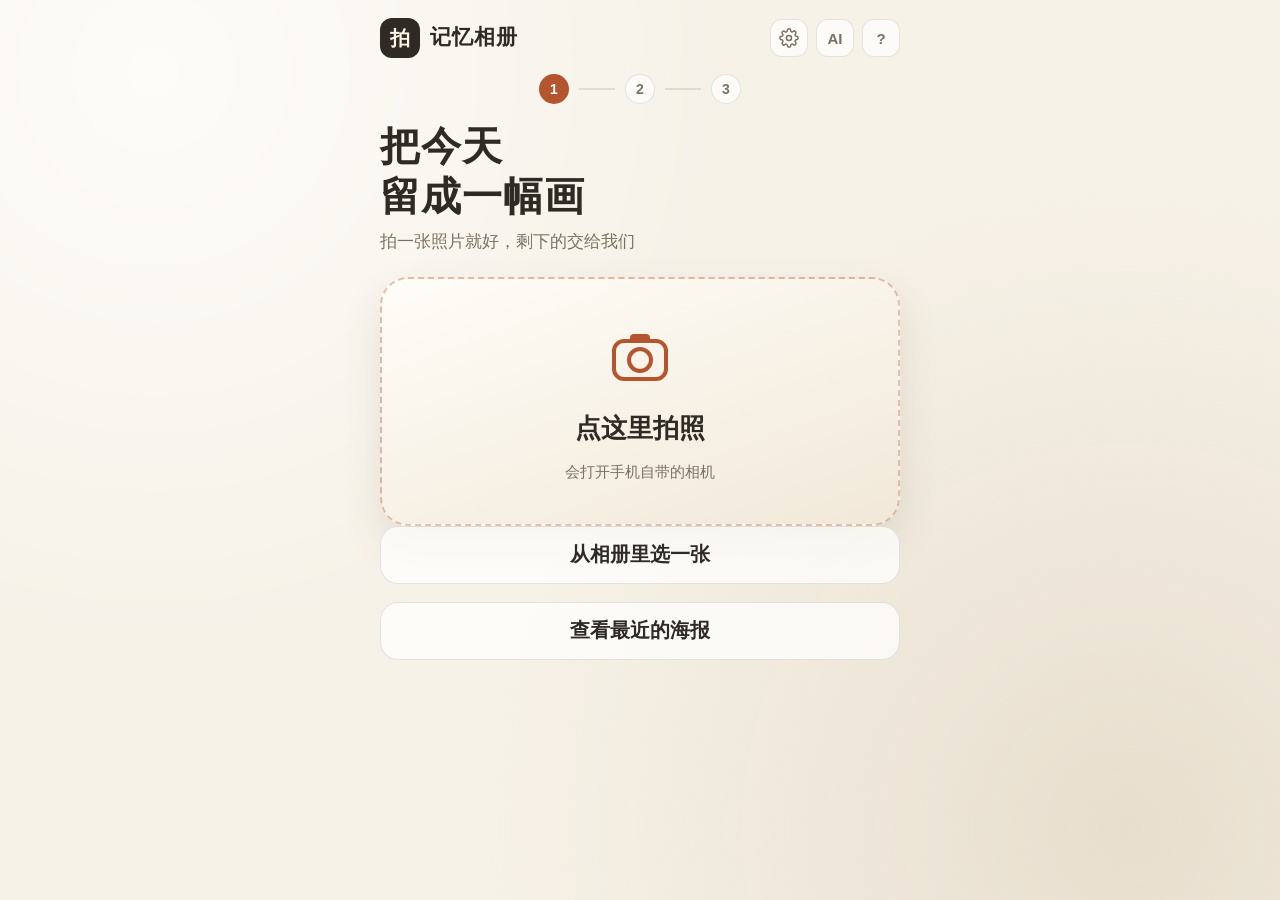
<file: index.html>
<!DOCTYPE html>
<html lang="zh-CN">
<head>
  <meta charset="utf-8">
  <meta name="viewport" content="width=device-width, initial-scale=1, viewport-fit=cover">
  <meta name="theme-color" content="#F7F2E8">
  <meta name="description" content="记忆相册 · 随手拍一张照片，选一种风格，生成一张带家人留言的纪念海报。">
  <title>记忆相册 · 把今天留成一幅画</title>
  <link rel="stylesheet" href="style.css?v=20261109r">
</head>
<body>
  <main class="app">
    <header class="top">
      <a class="brand" href="./">
        <span class="brand-mark">拍</span>
        <span class="brand-text">记忆相册</span>
      </a>
      <div class="top-actions">
        <button class="icon-btn" id="family-btn" type="button" aria-label="家人昵称设置">
          <svg viewBox="0 0 24 24" width="20" height="20" fill="none" stroke="currentColor" stroke-width="1.8" stroke-linecap="round" stroke-linejoin="round" aria-hidden="true">
            <circle cx="12" cy="12" r="3"></circle>
            <path d="M19.4 15a1.65 1.65 0 0 0 .33 1.82l.06.06a2 2 0 0 1-2.83 2.83l-.06-.06a1.65 1.65 0 0 0-1.82-.33 1.65 1.65 0 0 0-1 1.51V21a2 2 0 0 1-4 0v-.09A1.65 1.65 0 0 0 9 19.4a1.65 1.65 0 0 0-1.82.33l-.06.06a2 2 0 0 1-2.83-2.83l.06-.06A1.65 1.65 0 0 0 4.6 15a1.65 1.65 0 0 0-1.51-1H3a2 2 0 0 1 0-4h.09A1.65 1.65 0 0 0 4.6 9a1.65 1.65 0 0 0-.33-1.82l-.06-.06a2 2 0 0 1 2.83-2.83l.06.06A1.65 1.65 0 0 0 9 4.6 1.65 1.65 0 0 0 10 3.09V3a2 2 0 0 1 4 0v.09a1.65 1.65 0 0 0 1 1.51 1.65 1.65 0 0 0 1.82-.33l.06-.06a2 2 0 0 1 2.83 2.83l-.06.06A1.65 1.65 0 0 0 19.4 9a1.65 1.65 0 0 0 1.51 1H21a2 2 0 0 1 0 4h-.09a1.65 1.65 0 0 0-1.51 1z"></path>
          </svg>
        </button>
        <button class="icon-btn" id="ai-btn" type="button" aria-label="AI 设置">AI</button>
        <button class="icon-btn" id="help-btn" type="button" aria-label="使用帮助">?</button>
      </div>
    </header>

    <div class="steps" aria-hidden="true">
      <span class="step-dot active" data-step="1">1</span>
      <span class="step-line"></span>
      <span class="step-dot" data-step="2">2</span>
      <span class="step-line"></span>
      <span class="step-dot" data-step="3">3</span>
    </div>

    <!-- 第一步：拍照 -->
    <section class="panel active" id="panel-1">
      <h1 class="hero-title">把今天<br>留成一幅画</h1>
      <p class="hero-sub">拍一张照片就好，剩下的交给我们</p>

      <label class="camera-card" for="camera-input">
        <span class="camera-icon" aria-hidden="true">
          <svg viewBox="0 0 64 64" width="64" height="64"><rect x="6" y="16" width="52" height="38" rx="10" fill="none" stroke="currentColor" stroke-width="4"/><circle cx="32" cy="35" r="11" fill="none" stroke="currentColor" stroke-width="4"/><rect x="22" y="9" width="20" height="9" rx="4" fill="currentColor"/></svg>
        </span>
        <span class="camera-title">点这里拍照</span>
        <span class="camera-hint">会打开手机自带的相机</span>
      </label>
      <input id="camera-input" type="file" accept="image/*" capture="environment" hidden>
      <input id="album-input" type="file" accept="image/*" hidden>

      <button class="btn btn-ghost" id="album-btn" type="button">从相册里选一张</button>
      <button class="btn btn-ghost btn-big" id="gallery-btn" type="button">查看最近的海报</button>
    </section>

    <!-- 第二步：说一句 -->
    <section class="panel" id="panel-2">
      <h1 class="panel-title">说一句，<br>今天发生了什么？</h1>
      <p class="panel-sub">可以点话筒说话，也可以直接写一句</p>
      <img class="shot-preview" id="shot-preview" alt="刚拍的照片">
      <button class="btn btn-ghost retake-btn" id="retake-btn" type="button">
        <svg viewBox="0 0 24 24" width="18" height="18" fill="none" stroke="currentColor" stroke-width="2" stroke-linecap="round" stroke-linejoin="round" aria-hidden="true">
          <path d="M23 19a2 2 0 0 1-2 2H3a2 2 0 0 1-2-2V8a2 2 0 0 1 2-2h4l2-3h6l2 3h4a2 2 0 0 1 2 2z"></path>
          <circle cx="12" cy="13" r="4"></circle>
        </svg>
        重新选一张 / 重拍
      </button>
      <textarea id="story-input" rows="4" maxlength="200" placeholder="比如：今天去公园散步，玉兰花开了，心情特别好。"></textarea>
      <div class="voice-row">
        <button class="voice-btn" id="voice-btn" type="button">
          <svg viewBox="0 0 24 24" width="28" height="28" fill="none" stroke="currentColor" stroke-width="2" stroke-linecap="round" stroke-linejoin="round" aria-hidden="true">
            <rect x="9" y="3" width="6" height="11" rx="3"></rect>
            <path d="M5 11a7 7 0 0 0 14 0M12 18v3M8 21h8"></path>
          </svg>
          <span id="voice-label">按下说话，松开结束</span>
        </button>
        <p class="voice-tip" id="voice-tip">说完会自动变成文字，可以再改</p>
      </div>
      <div class="row">
        <button class="btn btn-ghost" id="skip-story" type="button">退回上一步</button>
        <button class="btn btn-primary" id="next-story" type="button">下一步</button>
      </div>
    </section>

    <!-- 第三步：选风格 -->
    <section class="panel" id="panel-3">
      <h1 class="panel-title">选一种喜欢的风格</h1>
      <p class="panel-sub">选好后点下面按钮，海报马上做好</p>
      <div class="styles" id="styles">
        <button class="style-card" type="button" data-style="文艺">
          <span class="style-swatch" aria-hidden="true">
            <svg viewBox="0 0 160 86" preserveAspectRatio="xMidYMid slice">
              <rect width="160" height="86" fill="#f6f1e6"/>
              <circle cx="124" cy="22" r="9" fill="#ead9b6"/>
              <path d="M0 64 L30 42 L52 60 L74 38 L98 62 L120 48 L160 66 V86 H0 Z" fill="#cdd3c0"/>
              <path d="M0 74 L34 58 L66 72 L98 56 L130 72 L160 62 V86 H0 Z" fill="#b3bba4" opacity="0.92"/>
              <path d="M30 80 C 44 60, 58 48, 78 40" stroke="#8a6f52" stroke-width="2.2" fill="none" stroke-linecap="round"/>
              <path d="M56 52 C 62 48, 66 46, 72 45" stroke="#8a6f52" stroke-width="1.6" fill="none" stroke-linecap="round"/>
              <g fill="#e3a6a2">
                <circle cx="78" cy="40" r="3.2"/>
                <circle cx="70" cy="45" r="2.6"/>
                <circle cx="62" cy="52" r="2.2"/>
              </g>
              <g fill="#f2c9c4">
                <circle cx="75" cy="43" r="1.4"/>
                <circle cx="67" cy="47.5" r="1.2"/>
              </g>
            </svg>
          </span>
          <span class="style-name">文艺</span>
          <span class="style-desc">清淡 · 有诗意</span>
        </button>
        <button class="style-card" type="button" data-style="喜庆">
          <span class="style-swatch" aria-hidden="true">
            <svg viewBox="0 0 160 86" preserveAspectRatio="xMidYMid slice">
              <rect width="160" height="86" fill="#9c211b"/>
              <ellipse cx="80" cy="92" rx="110" ry="42" fill="#c0392b" opacity="0.75"/>
              <circle cx="26" cy="18" r="2" fill="#f4c969" opacity="0.85"/>
              <circle cx="134" cy="24" r="2" fill="#f4c969" opacity="0.85"/>
              <circle cx="40" cy="60" r="1.6" fill="#f4c969" opacity="0.6"/>
              <circle cx="122" cy="62" r="1.6" fill="#f4c969" opacity="0.6"/>
              <line x1="80" y1="6" x2="80" y2="18" stroke="#f4c969" stroke-width="2"/>
              <rect x="73" y="16" width="14" height="6" rx="2" fill="#f4c969"/>
              <ellipse cx="80" cy="42" rx="21" ry="23" fill="#e14b31" stroke="#f4c969" stroke-width="2"/>
              <path d="M62 34 H98 M60 42 H100 M62 50 H98" stroke="#f4c969" stroke-width="1.3" opacity="0.8"/>
              <rect x="73" y="63" width="14" height="5" rx="2" fill="#f4c969"/>
              <path d="M75 68 L73 79 M80 68 L80 82 M85 68 L87 79" stroke="#f4c969" stroke-width="1.6" stroke-linecap="round"/>
            </svg>
          </span>
          <span class="style-name">喜庆</span>
          <span class="style-desc">热闹 · 吉利</span>
        </button>
        <button class="style-card" type="button" data-style="美丽">
          <span class="style-swatch" aria-hidden="true">
            <svg viewBox="0 0 160 86" preserveAspectRatio="xMidYMid slice">
              <rect width="160" height="86" fill="#fdecec"/>
              <rect y="62" width="160" height="24" fill="#e7d3e2" opacity="0.5"/>
              <path d="M52 84 C 55 66, 59 54, 66 44" stroke="#9fb28a" stroke-width="2" fill="none" stroke-linecap="round"/>
              <path d="M80 84 C 80 66, 81 52, 83 40" stroke="#9fb28a" stroke-width="2" fill="none" stroke-linecap="round"/>
              <path d="M108 84 C 104 68, 99 58, 93 48" stroke="#9fb28a" stroke-width="2" fill="none" stroke-linecap="round"/>
              <path d="M62 66 C 56 62, 52 62, 48 64" stroke="#9fb28a" stroke-width="1.6" fill="none"/>
              <path d="M98 62 C 104 58, 108 58, 112 60" stroke="#9fb28a" stroke-width="1.6" fill="none"/>
              <g transform="translate(66 40)">
                <circle cx="0" cy="-6.5" r="5.5" fill="#f2a6b3"/><circle cx="6.5" cy="-1" r="5.5" fill="#eda0ad"/><circle cx="4" cy="6" r="5.5" fill="#f2a6b3"/><circle cx="-4" cy="6" r="5.5" fill="#eda0ad"/><circle cx="-6.5" cy="-1" r="5.5" fill="#f2a6b3"/><circle r="3.4" fill="#f7d774"/>
              </g>
              <g transform="translate(84 34)">
                <circle cx="0" cy="-5.5" r="4.8" fill="#f6b8c8"/><circle cx="5.5" cy="-1" r="4.8" fill="#f2a6b3"/><circle cx="3.5" cy="5" r="4.8" fill="#f6b8c8"/><circle cx="-3.5" cy="5" r="4.8" fill="#f2a6b3"/><circle cx="-5.5" cy="-1" r="4.8" fill="#f6b8c8"/><circle r="3" fill="#fff6e6"/>
              </g>
              <g transform="translate(94 46)">
                <circle cx="0" cy="-4.5" r="4" fill="#f3b8a6"/><circle cx="4.5" cy="0" r="4" fill="#eda0ad"/><circle cx="0" cy="4.5" r="4" fill="#f3b8a6"/><circle cx="-4.5" cy="0" r="4" fill="#eda0ad"/><circle r="2.6" fill="#f7d774"/>
              </g>
            </svg>
          </span>
          <span class="style-name">美丽</span>
          <span class="style-desc">明亮 · 温柔</span>
        </button>
        <button class="style-card" type="button" data-style="怀旧">
          <span class="style-swatch" aria-hidden="true">
            <svg viewBox="0 0 160 86" preserveAspectRatio="xMidYMid slice">
              <rect width="160" height="86" fill="#ecdfc8"/>
              <rect y="64" width="160" height="22" fill="#d9c6a6" opacity="0.55"/>
              <g transform="translate(46 16) rotate(-6)">
                <rect width="46" height="54" rx="2" fill="#f8f2e4" stroke="#c9b28c"/>
                <rect x="5" y="5" width="36" height="34" fill="#c8a878"/>
                <circle cx="16" cy="18" r="6" fill="#e5c795"/>
                <path d="M5 33 L17 24 L27 31 L41 18 L41 39 L5 39 Z" fill="#a98d63"/>
              </g>
              <g transform="translate(82 20) rotate(5)">
                <rect width="46" height="54" rx="2" fill="#f8f2e4" stroke="#c9b28c"/>
                <rect x="5" y="5" width="36" height="34" fill="#bfa171"/>
                <circle cx="31" cy="14" r="5" fill="#e5c795"/>
                <path d="M5 35 L15 27 L25 33 L41 20 L41 39 L5 39 Z" fill="#9c8158"/>
              </g>
            </svg>
          </span>
          <span class="style-name">怀旧</span>
          <span class="style-desc">老照片 · 回忆</span>
        </button>
      </div>
      <button class="btn btn-primary btn-big" id="generate-btn" type="button">生成我的海报</button>
      <p class="ai-hint hidden" id="ai-hint"></p>
    </section>

    <!-- 结果 -->
    <section class="panel" id="panel-result">
      <h1 class="panel-title center">海报做好啦</h1>
      <div class="poster-wrap">
        <img id="poster-img" alt="生成的纪念海报">
      </div>
      <div class="actions result-actions">
        <div class="actions result-pair">
          <button class="btn btn-ghost" id="change-style" type="button">换一个风格</button>
          <button class="btn btn-ghost" id="random-style" type="button">随机风格</button>
        </div>
        <div class="actions result-pair">
          <button class="btn btn-ghost" id="change-copy" type="button">更换文案</button>
          <button class="btn btn-ghost" id="edit-copy" type="button">编辑文案</button>
        </div>
        <button class="btn btn-ghost" id="again" type="button">重新拍一张</button>
      </div>
      <p class="random-hint hidden" id="random-hint"></p>
      <div class="actions">
        <a class="btn btn-primary" id="download" download="记忆相册-海报.jpg">保存海报</a>
        <button class="btn btn-ghost hidden" id="share" type="button">分享给家人</button>
      </div>
      <div class="qr-card">
        <img id="qr-img" alt="留言页二维码">
        <div class="qr-info">
          <strong>分享海报，让家人扫码留言</strong>
          <p>家人的留言会自动出现在海报上</p>
          <a id="page-link" href="#" target="_blank" rel="noopener">打开留言页面</a>
        </div>
      </div>
      <p class="sync-note" id="sync-note">家人留言会自动出现在海报上</p>
    </section>

  </main>

  <!-- 生成中 -->
  <div class="loading hidden" id="loading">
    <div class="loading-card">
      <div class="pulse"><span></span><span></span><span></span></div>
      <p class="loading-text" id="loading-text">正在看看这张照片…</p>
      <p class="loading-tip">大概需要 5～10 秒，请稍等</p>
    </div>
  </div>

  <!-- 修改文案 -->
  <div class="modal hidden" id="copy-modal">
    <div class="modal-card">
      <h2>编辑海报文案</h2>
      <p class="modal-sub">这句话会显示在照片下面，最多 32 字；可以点话筒说，也可以直接改。</p>
      <label class="field-label" for="copy-input">主文案</label>
      <textarea id="copy-input" rows="3" maxlength="32" placeholder="写一句你想说的话"></textarea>
      <div class="voice-row">
        <button class="voice-btn" id="copy-voice" type="button">
          <svg viewBox="0 0 24 24" width="28" height="28" fill="none" stroke="currentColor" stroke-width="2" stroke-linecap="round" stroke-linejoin="round" aria-hidden="true">
            <rect x="9" y="3" width="6" height="11" rx="3"></rect>
            <path d="M5 11a7 7 0 0 0 14 0M12 18v3M8 21h8"></path>
          </svg>
          <span id="copy-voice-label">按下说话，松开结束</span>
        </button>
        <p class="voice-tip" id="copy-voice-tip">说完会自动变成文字，可以再改</p>
      </div>
      <div class="row">
        <button class="btn btn-ghost" id="copy-cancel" type="button">取消</button>
        <button class="btn btn-primary" id="copy-save" type="button">保存</button>
      </div>
    </div>
  </div>

  <!-- AI 设置 -->
  <div class="modal hidden" id="ai-modal">
    <div class="modal-card">
      <h2>AI 与语音设置（可选）</h2>
      <p class="modal-sub">AI 调用在浏览器里直接完成。Key 只保存在本机浏览器，不会上传到我们的服务器。</p>
      <label class="field-label" for="ark-key">火山方舟 API Key（照片识别）</label>
      <input id="ark-key" type="password" autocomplete="off" placeholder="粘贴你的 Ark API Key">
      <label class="field-label" for="ark-model">模型 / 推理接入点 ID</label>
      <input id="ark-model" type="text" autocomplete="off" placeholder="例如 ep-2024xxxx 或 doubao-…-vision-…">
      <p class="field-tip">在火山方舟控制台「在线推理」里复制接入点 ID；没有就留空，系统会用本地模板生成海报。</p>
      <label class="field-label" for="asr-key">硅基流动 API Key（语音转文字）</label>
      <input id="asr-key" type="password" autocomplete="off" placeholder="粘贴硅基流动 API Key，用于录音转文字">
      <p class="field-tip">在 <a href="https://cloud.siliconflow.cn" target="_blank" rel="noopener">硅基流动控制台</a> 注册后创建 API Key。只保存在本机；不填时用浏览器语音或键盘话筒。</p>
      <div class="row">
        <button class="btn btn-ghost" id="ai-clear" type="button">清除</button>
        <button class="btn btn-primary" id="ai-save" type="button">保存</button>
      </div>
    </div>
  </div>

  <!-- 最近的海报 -->
  <div class="modal hidden" id="gallery-modal">
    <div class="modal-card gallery-card">
      <button class="icon-btn gallery-close" id="gallery-close" type="button" aria-label="关闭">×</button>
      <div id="gallery-list-view">
        <h2>最近的海报</h2>
        <p class="modal-sub">这台手机上最近生成的 6 张，点一张看照片和留言。</p>
        <div class="gallery-grid" id="gallery-grid"></div>
        <p class="gallery-empty hidden" id="gallery-empty">还没有生成过海报，先做一张吧。</p>
      </div>
      <div class="hidden" id="gallery-detail-view">
        <button class="gallery-back" id="gallery-back" type="button">← 返回最近的海报</button>
        <h2 id="history-title">海报</h2>
        <img id="history-poster" alt="历史海报">
        <div class="history-comments" id="history-comments"></div>
        <a class="btn btn-primary" id="history-page-link" target="_blank" rel="noopener">打开留言页</a>
      </div>
    </div>
  </div>

  <!-- 家人昵称 -->
  <div class="modal hidden" id="family-modal">
    <div class="modal-card">
      <h2>家人昵称</h2>
      <p class="modal-sub">第一个昵称是老人的称呼，家人留言时可以选自己的昵称。</p>
      <div class="family-list" id="family-list"></div>
      <div class="family-add">
        <input id="family-new-input" type="text" maxlength="12" placeholder="添加一个昵称，比如：小敏">
        <button class="btn btn-primary family-add-btn" id="family-add-btn" type="button">添加</button>
      </div>
      <div class="row">
        <button class="btn btn-ghost" id="family-cancel" type="button">关闭</button>
        <button class="btn btn-primary" id="family-save" type="button">保存</button>
      </div>
    </div>
  </div>

  <!-- 帮助 -->
  <div class="modal hidden" id="help-modal">
    <div class="modal-card">
      <h2>三步做一张海报</h2>
      <ol class="help-list">
        <li><strong>一拍</strong>：点大按钮，用手机相机拍一张。</li>
        <li><strong>一说</strong>：点话筒说话，会自动变成文字；也可以直接写或跳过。</li>
        <li><strong>一选</strong>：选文艺、喜庆、美丽、怀旧中的一种。</li>
      </ol>
      <p class="modal-sub">海报右下角有二维码，家人扫码就能留言。</p>
      <button class="btn btn-primary" id="help-close" type="button">知道了</button>
    </div>
  </div>

  <div class="toast" id="toast" role="status" aria-live="polite"></div>

  <script src="qrcode.js"></script>
  <script src="poster.js?v=20261109r"></script>
  <script src="sync.js?v=20261109r"></script>
  <script src="voice.js?v=20261109r"></script>
  <script src="app.js?v=20261109r"></script>
</body>
</html>
</file>
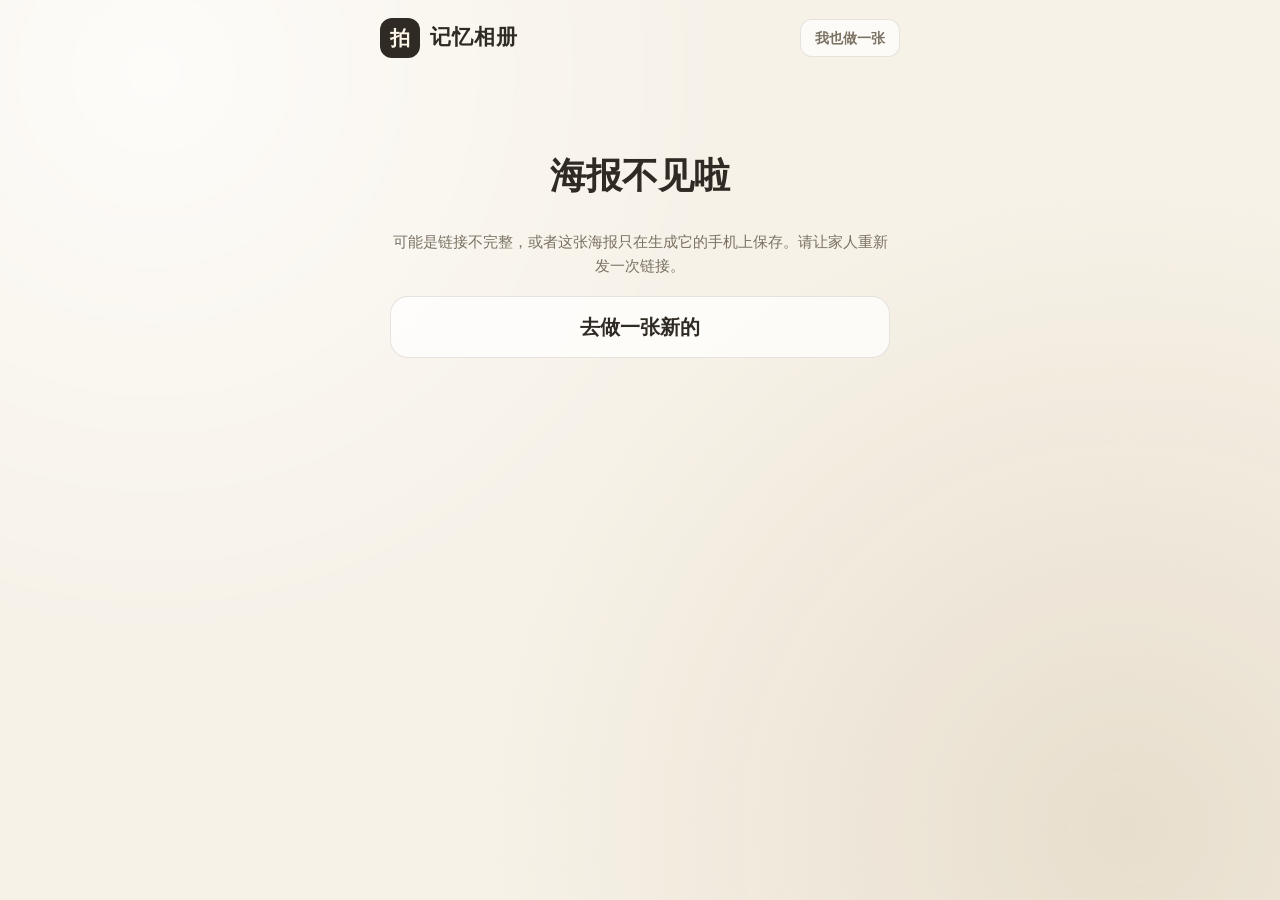
<file: view.html>
<!DOCTYPE html>
<html lang="zh-CN">
<head>
  <meta charset="utf-8">
  <meta name="viewport" content="width=device-width, initial-scale=1, viewport-fit=cover">
  <meta name="theme-color" content="#F7F2E8">
  <meta name="description" content="家人做了一张纪念海报，扫码给TA留句话吧。">
  <title>家人的留言 · 记忆相册</title>
  <link rel="stylesheet" href="style.css?v=20261109r">
</head>
<body class="viewer-body">
  <main class="app viewer">
    <header class="top">
      <a class="brand" href="./">
        <span class="brand-mark">拍</span>
        <span class="brand-text">记忆相册</span>
      </a>
      <a class="icon-btn wide" href="./">我也做一张</a>
    </header>

    <div class="view-loading" id="view-loading">
      <div class="spinner"></div>
      <p>正在打开海报…</p>
    </div>

    <div id="view-content" class="hidden">
      <p class="eyebrow">家里有人把今天留下来了</p>

      <div class="poster-wrap" id="poster-wrap">
        <img id="poster-img" alt="家人的纪念海报">
      </div>

      <p class="view-meta" id="view-meta"></p>
      <a class="btn btn-primary" id="download" download="记忆相册-海报.jpg">保存这张海报</a>

      <div class="text-card hidden" id="text-card">
        <p class="tc-date" id="tc-date"></p>
        <h1 id="tc-title"></h1>
        <p class="tc-caption" id="tc-caption"></p>
        <p class="tc-story" id="tc-story"></p>
        <p class="tc-blessing" id="tc-blessing"></p>
        <p class="tc-note">图片加载失败或已过期时，这里显示文字版故事；留言仍会同步。</p>
      </div>

      <section class="comments-card">
        <div class="comments-head">
          <h2>家人的留言</h2>
          <span class="comments-count" id="comments-count"></span>
        </div>
        <p class="comments-intro" id="comments-intro">写下想对TA说的话，留言会同步到老人的海报上。</p>
        <div class="comment-list" id="comment-list"></div>

        <form class="comment-form" id="comment-form">
          <label class="field-label" for="comment-name-select">您的称呼</label>
          <select id="comment-name-select" class="comment-name-select">
            <!-- 家人昵称由 JS 填充 -->
          </select>
          <input id="comment-name-other" type="text" maxlength="12" autocomplete="nickname" placeholder="输入您的昵称" class="comment-name-other hidden">
          <input id="comment-name" type="hidden" name="name">
          <label class="field-label" for="comment-content">想说的话</label>
          <textarea id="comment-content" name="content" maxlength="200" rows="4" placeholder="比如：奶奶笑得真好看，周末回家看您。"></textarea>
          <div class="voice-row">
            <button class="voice-btn" id="comment-voice" type="button">
              <svg viewBox="0 0 24 24" width="26" height="26" fill="none" stroke="currentColor" stroke-width="2" stroke-linecap="round" stroke-linejoin="round" aria-hidden="true">
                <rect x="9" y="3" width="6" height="11" rx="3"></rect>
                <path d="M5 11a7 7 0 0 0 14 0M12 18v3M8 21h8"></path>
              </svg>
              <span id="comment-voice-label">按下说话，松开结束</span>
            </button>
            <p class="voice-tip" id="comment-voice-tip">说的话会自动变成文字，可以再改</p>
          </div>
          <button class="btn btn-primary" id="comment-submit" type="submit">写下留言</button>
          <button class="btn btn-ghost hidden" id="copy-comment" type="button">复制留言发给家人</button>
          <p class="comment-tip" id="comment-tip">留言发送后，老人打开海报就能看到。</p>
        </form>
      </section>

      <footer class="footer">
        <p>这张海报只通过这个链接分享给家人。</p>
        <p class="tiny">记忆相册 · 把今天留成一幅画</p>
      </footer>
    </div>

    <div id="view-error" class="view-error hidden">
      <h1>海报不见啦</h1>
      <p>可能是链接不完整，或者这张海报只在生成它的手机上保存。请让家人重新发一次链接。</p>
      <a class="btn btn-ghost" href="./">去做一张新的</a>
    </div>
  </main>

  <div class="toast" id="toast" role="status" aria-live="polite"></div>
  <script src="qrcode.js"></script>
  <script src="poster.js?v=20261109r"></script>
  <script src="sync.js?v=20261109r"></script>
  <script src="voice.js?v=20261109r"></script>
  <script src="view.js?v=20261109r"></script>
</body>
</html>
</file>
<file: style.css>
:root {
  --bg: #f7f2e8;
  --paper: #fffdf8;
  --ink: #2f2a23;
  --soft: #7a7162;
  --line: rgba(90, 76, 58, 0.14);
  --accent: #b4552d;
  --accent-deep: #8f3f20;
  --green: #5b7a5e;
  --shadow: 0 18px 40px rgba(91, 72, 45, 0.12);
}

* { box-sizing: border-box; -webkit-tap-highlight-color: transparent; }

html, body {
  margin: 0;
  padding: 0;
  background: var(--bg);
  color: var(--ink);
  font-family: "Noto Sans SC", "PingFang SC", "Hiragino Sans GB", "Microsoft YaHei", sans-serif;
  font-size: 18px;
  line-height: 1.6;
}

body::before {
  content: "";
  position: fixed;
  inset: 0;
  pointer-events: none;
  background:
    radial-gradient(circle at 12% 8%, rgba(255, 255, 255, 0.75), transparent 42%),
    radial-gradient(circle at 88% 92%, rgba(219, 206, 184, 0.55), transparent 46%);
  z-index: 0;
}

.hidden { display: none !important; }

.app {
  position: relative;
  z-index: 1;
  max-width: 560px;
  margin: 0 auto;
  padding: 18px 20px calc(28px + env(safe-area-inset-bottom));
}

/* 顶部 */
.top {
  display: flex;
  align-items: center;
  justify-content: space-between;
  gap: 12px;
  margin-bottom: 16px;
}

.brand {
  display: inline-flex;
  align-items: center;
  gap: 10px;
  text-decoration: none;
  color: var(--ink);
}

.brand-mark {
  width: 40px;
  height: 40px;
  display: grid;
  place-items: center;
  border-radius: 12px;
  background: var(--ink);
  color: #fff7ea;
  font-size: 20px;
  font-weight: 700;
  font-family: "Noto Serif SC", "Songti SC", serif;
}

.brand-text {
  font-size: 21px;
  font-weight: 700;
  font-family: "Noto Serif SC", "Songti SC", serif;
  letter-spacing: 1px;
}

.top-actions { display: flex; gap: 8px; }

.icon-btn {
  border: 1px solid var(--line);
  background: rgba(255, 255, 255, 0.7);
  color: var(--soft);
  width: 38px;
  height: 38px;
  border-radius: 12px;
  font-size: 15px;
  font-weight: 700;
  cursor: pointer;
  display: grid;
  place-items: center;
  text-decoration: none;
}

.icon-btn.wide { width: auto; padding: 0 14px; font-size: 14px; }

/* 步骤 */
.steps {
  display: flex;
  align-items: center;
  justify-content: center;
  gap: 10px;
  margin: 6px 0 18px;
}

.step-dot {
  width: 30px;
  height: 30px;
  border-radius: 50%;
  display: grid;
  place-items: center;
  font-size: 14px;
  font-weight: 700;
  color: var(--soft);
  background: rgba(255, 255, 255, 0.65);
  border: 1px solid var(--line);
}

.step-dot.active { background: var(--accent); color: #fff; border-color: transparent; }

.step-line { width: 36px; height: 2px; background: var(--line); }

/* 面板 */
.panel { display: none; animation: fade 0.28s ease; }
.panel.active { display: block; }

@keyframes fade {
  from { opacity: 0; transform: translateY(8px); }
  to { opacity: 1; transform: none; }
}

.hero-title {
  margin: 14px 0 6px;
  font-size: 40px;
  line-height: 1.25;
  font-family: "Noto Serif SC", "Songti SC", serif;
  letter-spacing: 1px;
}

.hero-sub, .panel-sub {
  margin: 0 0 22px;
  color: var(--soft);
  font-size: 17px;
}

.panel-title {
  margin: 8px 0 4px;
  font-size: 30px;
  line-height: 1.35;
  font-family: "Noto Serif SC", "Songti SC", serif;
}

.panel-title.center { text-align: center; }

/* 拍照卡片 */
.camera-card {
  display: flex;
  flex-direction: column;
  align-items: center;
  gap: 10px;
  padding: 46px 20px 40px;
  border-radius: 28px;
  background: linear-gradient(160deg, #fffdf8, #f1e8d8);
  border: 2px dashed rgba(180, 85, 45, 0.35);
  box-shadow: var(--shadow);
  cursor: pointer;
  text-align: center;
  transition: transform 0.15s ease;
}

.camera-card:active { transform: scale(0.985); }

.camera-icon { color: var(--accent); }

.camera-title { font-size: 26px; font-weight: 700; }

.camera-hint { color: var(--soft); font-size: 15px; }

.shot-preview {
  width: 100%;
  max-height: 320px;
  object-fit: cover;
  border-radius: 20px;
  box-shadow: var(--shadow);
  margin-bottom: 10px;
  background: #e7e0d3;
}

.retake-btn {
  display: inline-flex;
  align-items: center;
  justify-content: center;
  gap: 6px;
  width: auto;
  min-height: 44px;
  padding: 10px 16px;
  margin-bottom: 14px;
  font-size: 15px;
  border-radius: 14px;
  background: rgba(255, 255, 255, 0.6);
}

/* 按钮 */
.btn {
  display: flex;
  align-items: center;
  justify-content: center;
  width: 100%;
  min-height: 58px;
  padding: 14px 20px;
  border: none;
  border-radius: 18px;
  font-family: inherit;
  font-size: 20px;
  font-weight: 700;
  text-decoration: none;
  cursor: pointer;
  transition: transform 0.15s ease, opacity 0.15s ease;
}

.btn:active { transform: scale(0.985); opacity: 0.92; }

.btn-primary {
  background: linear-gradient(135deg, var(--accent), var(--accent-deep));
  color: #fff8ee;
  box-shadow: 0 14px 26px rgba(180, 85, 45, 0.28);
}

.btn-ghost {
  background: rgba(255, 255, 255, 0.72);
  color: var(--ink);
  border: 1px solid var(--line);
}

.btn-big { margin-top: 18px; }

.row { display: flex; gap: 12px; margin-top: 16px; }
.row .btn { flex: 1; }

/* 文字输入 */
textarea, input[type="text"], input[type="password"] {
  width: 100%;
  border: 1px solid var(--line);
  border-radius: 18px;
  background: rgba(255, 255, 255, 0.82);
  padding: 16px 16px;
  font-family: inherit;
  font-size: 18px;
  line-height: 1.6;
  color: var(--ink);
  outline: none;
  resize: vertical;
}

textarea:focus, input:focus { border-color: rgba(180, 85, 45, 0.55); }

/* 语音输入 */
.voice-row {
  display: flex;
  flex-direction: column;
  gap: 8px;
  margin-top: 12px;
}

.voice-btn {
  display: flex;
  align-items: center;
  justify-content: center;
  gap: 10px;
  width: 100%;
  padding: 14px 18px;
  border-radius: 18px;
  border: 2px dashed rgba(180, 85, 45, 0.38);
  background: rgba(255, 255, 255, 0.72);
  color: var(--accent-deep);
  font-family: inherit;
  font-size: 18px;
  font-weight: 700;
  cursor: pointer;
}

.voice-btn:disabled {
  opacity: 0.55;
  cursor: not-allowed;
}

.voice-btn.recording {
  border-style: solid;
  border-color: #b4552d;
  background: #b4552d;
  color: #fff8ee;
  animation: voicePulse 1.2s infinite;
}

.voice-btn.starting {
  border-style: solid;
  border-color: #d08a3c;
  background: #f0c987;
  color: #5a3a2e;
  animation: voicePulse 1.6s infinite;
}

.voice-btn.keyboard-mode {
  border-style: solid;
  border-color: rgba(180, 85, 45, 0.5);
  background: #fffaf1;
  color: #7a4a32;
}

.voice-btn svg { flex: none; }

.voice-keyboard {
  align-self: stretch;
  min-height: 46px;
  padding: 10px 14px;
  border: 1px dashed rgba(180, 85, 45, 0.45);
  border-radius: 12px;
  background: #fffaf1;
  color: var(--accent);
  font-size: 15px;
  font-weight: 600;
  cursor: pointer;
}

.voice-tip {
  margin: 0;
  text-align: center;
  font-size: 14px;
  line-height: 1.5;
  color: var(--soft);
}

.voice-tip.error {
  color: #a8432a;
  font-weight: 600;
}

.voice-keyboard.attention {
  border-color: #b4552d;
  background: #ffe9d6;
  animation: voicePulse 1.6s infinite;
}

@keyframes voicePulse {
  0%, 100% { box-shadow: 0 0 0 0 rgba(180, 85, 45, 0.3); }
  50% { box-shadow: 0 0 0 9px rgba(180, 85, 45, 0); }
}

/* 风格 */
.styles {
  display: grid;
  grid-template-columns: 1fr 1fr;
  gap: 14px;
  margin-bottom: 6px;
}

.style-card {
  display: flex;
  flex-direction: column;
  align-items: flex-start;
  gap: 2px;
  padding: 10px 10px 14px;
  border-radius: 22px;
  border: 2px solid transparent;
  background: rgba(255, 255, 255, 0.72);
  box-shadow: 0 8px 22px rgba(91, 72, 45, 0.08);
  cursor: pointer;
  font-family: inherit;
  text-align: left;
}

.style-card.selected {
  border-color: var(--accent);
  box-shadow: 0 12px 28px rgba(180, 85, 45, 0.2);
}

.style-swatch {
  width: 100%;
  height: 86px;
  border-radius: 14px;
  margin-bottom: 8px;
  overflow: hidden;
  box-shadow: inset 0 0 0 1px rgba(90, 60, 30, 0.08);
}

.style-swatch svg { display: block; width: 100%; height: 100%; }

.style-name { font-size: 20px; font-weight: 700; padding-left: 4px; }
.style-desc { font-size: 13px; color: var(--soft); padding-left: 4px; }

.ai-hint {
  margin: 14px 2px 0;
  font-size: 13px;
  color: var(--soft);
  text-align: center;
}

/* 结果 */
.poster-wrap {
  margin: 16px 0 18px;
  border-radius: 22px;
  overflow: hidden;
  box-shadow: 0 26px 50px rgba(70, 50, 28, 0.22);
  background: #fff;
}

.poster-wrap img { display: block; width: 100%; height: auto; }

.insight {
  background: rgba(255, 255, 255, 0.78);
  border: 1px solid var(--line);
  border-radius: 18px;
  padding: 14px 16px;
  margin-bottom: 16px;
  font-size: 15px;
}

.insight-head { font-weight: 700; color: var(--accent-deep); margin-bottom: 6px; }
.insight p { margin: 4px 0; color: var(--soft); }
.insight p span { color: var(--ink); font-weight: 700; margin-right: 8px; }
.insight b {
  display: inline-block;
  margin: 2px 6px 2px 0;
  padding: 2px 9px;
  border-radius: 999px;
  background: rgba(91, 122, 94, 0.12);
  color: var(--green);
  font-weight: 600;
}

.actions { display: flex; gap: 12px; }
.actions .btn { flex: 1; }
.result-actions { margin-top: 18px; flex-direction: column; }
.result-pair { width: 100%; }
.random-hint {
  margin: 8px 0 0;
  text-align: center;
  font-size: 14px;
  line-height: 1.5;
  color: var(--soft);
}

.qr-card {
  display: flex;
  align-items: center;
  gap: 16px;
  margin: 18px 0;
  padding: 16px;
  border-radius: 22px;
  background: rgba(255, 255, 255, 0.8);
  border: 1px solid var(--line);
}

.qr-card img { width: 128px; height: 128px; border-radius: 12px; background: #fff; }

.qr-info strong { font-size: 17px; }
.qr-info p { margin: 4px 0 8px; font-size: 14px; color: var(--soft); }
.qr-info a { color: var(--accent-deep); font-size: 14px; font-weight: 700; }

.sync-note {
  margin: -4px 0 6px;
  text-align: center;
  font-size: 13px;
  color: var(--soft);
}

/* 页脚 */
.footer {
  margin-top: 30px;
  text-align: center;
  color: var(--soft);
  font-size: 13px;
}

.footer p { margin: 4px 0; }
.footer .tiny { opacity: 0.75; font-size: 12px; }

/* 加载 */
.loading {
  position: fixed;
  inset: 0;
  z-index: 50;
  display: grid;
  place-items: center;
  background: rgba(247, 242, 232, 0.9);
  backdrop-filter: blur(5px);
}

.loading-card {
  width: min(86%, 340px);
  padding: 30px 24px;
  border-radius: 26px;
  background: var(--paper);
  box-shadow: var(--shadow);
  text-align: center;
}

.pulse { display: flex; justify-content: center; gap: 9px; margin-bottom: 18px; }

.pulse span {
  width: 12px;
  height: 12px;
  border-radius: 50%;
  background: var(--accent);
  animation: pulse 1.2s infinite ease-in-out;
}

.pulse span:nth-child(2) { animation-delay: 0.18s; }
.pulse span:nth-child(3) { animation-delay: 0.36s; }

@keyframes pulse {
  0%, 100% { transform: translateY(0); opacity: 0.45; }
  50% { transform: translateY(-8px); opacity: 1; }
}

.loading-text { margin: 0 0 6px; font-size: 19px; font-weight: 700; }
.loading-tip { margin: 0; color: var(--soft); font-size: 14px; }

/* 弹窗 */
.modal {
  position: fixed;
  inset: 0;
  z-index: 60;
  display: grid;
  place-items: center;
  padding: 20px;
  background: rgba(35, 28, 20, 0.45);
  backdrop-filter: blur(3px);
}

.modal-card {
  width: min(100%, 420px);
  max-height: 86vh;
  overflow: auto;
  padding: 24px 22px;
  border-radius: 26px;
  background: var(--paper);
  box-shadow: var(--shadow);
}

.modal-card h2 {
  margin: 0 0 6px;
  font-size: 23px;
  font-family: "Noto Serif SC", "Songti SC", serif;
}

.modal-sub { margin: 0 0 16px; color: var(--soft); font-size: 14px; }

/* 最近的海报 */
.gallery-card { width: min(100%, 520px); position: relative; }
.gallery-close { position: absolute; top: 14px; right: 14px; z-index: 2; }
.gallery-grid { display: grid; grid-template-columns: repeat(2, minmax(0, 1fr)); gap: 12px; }
.gallery-item {
  display: block;
  width: 100%;
  padding: 0;
  border: 1px solid var(--line);
  border-radius: 16px;
  overflow: hidden;
  background: rgba(255, 255, 255, 0.75);
  text-align: left;
  cursor: pointer;
}
.gallery-thumb { display: block; width: 100%; aspect-ratio: 1080 / 1820; background: #e9e2d5; }
.gallery-meta { display: block; padding: 8px 10px 10px; }
.gallery-meta strong { display: block; font-size: 14px; color: var(--ink); }
.gallery-meta small { display: block; margin-top: 2px; font-size: 11px; color: var(--soft); }
.gallery-empty { margin: 18px 0 4px; color: var(--soft); font-size: 14px; text-align: center; }
.gallery-back {
  border: 0;
  background: none;
  color: var(--accent-deep);
  font: inherit;
  font-size: 13px;
  padding: 0 0 10px;
  cursor: pointer;
}
#history-poster { display: block; width: 100%; border-radius: 16px; box-shadow: 0 16px 32px rgba(70, 50, 28, 0.18); }
.history-comments { margin: 14px 0; }
.history-comments h3 { margin: 0 0 8px; font-size: 15px; }
.history-comment { margin-bottom: 8px; padding: 10px 12px; border: 1px solid var(--line); border-radius: 14px; background: rgba(255, 255, 255, 0.72); }
.history-comment strong { display: block; font-size: 13px; color: var(--accent-deep); }
.history-comment p { margin: 4px 0; font-size: 14px; line-height: 1.6; color: var(--ink); }
.history-comment span { font-size: 11px; color: var(--soft); }
#history-page-link { display: block; text-align: center; }

.field-label {
  display: block;
  margin: 12px 0 6px;
  font-size: 14px;
  font-weight: 700;
  color: var(--soft);
}

.field-tip { margin: 8px 0 0; font-size: 12px; color: var(--soft); }

.help-list { margin: 10px 0 14px; padding-left: 22px; }
.help-list li { margin: 8px 0; }

/* 家人昵称列表 */
.family-list {
  display: flex;
  flex-direction: column;
  gap: 10px;
  margin-bottom: 14px;
}

.family-item {
  display: flex;
  align-items: center;
  gap: 8px;
  padding: 12px 12px;
  border: 1px solid var(--line);
  border-radius: 14px;
  background: rgba(255, 255, 255, 0.8);
  min-height: 54px;
}

.family-item.first {
  border-color: rgba(180, 85, 45, 0.35);
  background: rgba(255, 245, 232, 0.9);
}

.family-item.first::before {
  content: "老人";
  flex: none;
  font-size: 12px;
  font-weight: 700;
  color: #fff;
  background: var(--accent);
  padding: 4px 10px;
  border-radius: 8px;
  white-space: nowrap;
}

.family-item .family-name {
  flex: 1;
  border: 1px solid rgba(90, 76, 58, 0.18);
  background: #fff;
  font: inherit;
  font-size: 17px;
  color: var(--ink);
  padding: 10px 14px;
  border-radius: 10px;
  min-height: 40px;
  width: 0; /* 让 flex:1 生效 */
}

.family-item .family-name:focus {
  border-color: var(--accent);
  outline: 2px solid rgba(180, 85, 45, 0.25);
}

.family-item .family-actions {
  display: flex;
  gap: 4px;
  flex: none;
}

.family-item .family-actions button {
  width: 36px;
  height: 36px;
  border: 1px solid var(--line);
  background: rgba(255, 255, 255, 0.7);
  border-radius: 10px;
  font-size: 17px;
  cursor: pointer;
  display: grid;
  place-items: center;
  color: var(--soft);
}

.family-item .family-actions button:hover { color: var(--ink); }
.family-item .family-actions button:disabled { opacity: 0.3; cursor: not-allowed; }

.family-add {
  display: flex;
  gap: 10px;
  align-items: stretch;
  margin-bottom: 4px;
}

.family-add input[type="text"] {
  flex: 1 1 auto;
  width: auto;
  min-width: 0;
  font-size: 17px;
  padding: 14px 16px;
  min-height: 54px;
}

.family-add .btn.family-add-btn {
  flex: 0 0 auto;
  width: auto;
  max-width: none;
  min-width: 80px;
  padding: 14px 18px;
  min-height: 54px;
  font-size: 16px;
  font-weight: 700;
  border-radius: 14px;
}

/* 轻提示 */
.toast {
  position: fixed;
  left: 50%;
  bottom: calc(30px + env(safe-area-inset-bottom));
  z-index: 80;
  transform: translate(-50%, 20px);
  max-width: 86%;
  padding: 12px 18px;
  border-radius: 999px;
  background: rgba(47, 42, 35, 0.92);
  color: #fff8ee;
  font-size: 15px;
  opacity: 0;
  pointer-events: none;
  transition: opacity 0.22s ease, transform 0.22s ease;
}

.toast.show { opacity: 1; transform: translate(-50%, 0); }

/* ---------------- 留言页 ---------------- */
.eyebrow {
  margin: 6px 0 14px;
  text-align: center;
  color: var(--soft);
  font-size: 14px;
  letter-spacing: 1px;
}

.view-meta {
  margin: -4px 0 14px;
  text-align: center;
  color: var(--soft);
  font-size: 14px;
}

.comments-card {
  margin-top: 22px;
  padding: 20px;
  border-radius: 24px;
  background: rgba(255, 255, 255, 0.82);
  border: 1px solid var(--line);
}

.comments-head {
  display: flex;
  align-items: baseline;
  justify-content: space-between;
}

.comments-head h2 {
  margin: 0;
  font-size: 21px;
  font-family: "Noto Serif SC", "Songti SC", serif;
}

.comments-count { color: var(--soft); font-size: 13px; }
.comments-intro { margin: 6px 0 14px; color: var(--soft); font-size: 14px; }

.comment-list { display: flex; flex-direction: column; gap: 10px; }

.comment-empty { color: var(--soft); font-size: 14px; margin: 4px 0 14px; }

.comment-item {
  padding: 12px 14px;
  border-radius: 16px;
  background: rgba(247, 242, 232, 0.85);
}

.comment-name { font-weight: 700; font-size: 14px; color: var(--accent-deep); }
.comment-text { font-size: 16px; margin-top: 2px; }

.comment-form { margin-top: 18px; }
.comment-form textarea { margin-bottom: 12px; }
.comment-tip { margin: 10px 0 0; color: var(--soft); font-size: 12px; text-align: center; }

.comment-name-select,
.comment-name-other {
  width: 100%;
  border: 1px solid var(--line);
  border-radius: 14px;
  background: rgba(255, 255, 255, 0.85);
  padding: 12px 14px;
  font-family: inherit;
  font-size: 17px;
  color: var(--ink);
  outline: none;
  margin-bottom: 10px;
  appearance: none;
  -webkit-appearance: none;
  background-image: url("data:image/svg+xml;charset=utf-8,%3Csvg xmlns='http://www.w3.org/2000/svg' width='14' height='8' viewBox='0 0 14 8'%3E%3Cpath d='M1 1l6 6 6-6' fill='none' stroke='%237a7162' stroke-width='1.8' stroke-linecap='round' stroke-linejoin='round'/%3E%3C/svg%3E");
  background-repeat: no-repeat;
  background-position: right 14px center;
  padding-right: 36px;
}

.comment-name-select:focus,
.comment-name-other:focus { border-color: rgba(180, 85, 45, 0.55); }

.comment-name-other {
  background-image: none;
  padding-right: 14px;
}

.comment-name-other.hidden { display: none; }

.view-loading {
  padding: 60px 0;
  text-align: center;
  color: var(--soft);
}

.spinner {
  width: 38px;
  height: 38px;
  margin: 0 auto 14px;
  border-radius: 50%;
  border: 3px solid rgba(180, 85, 45, 0.18);
  border-top-color: var(--accent);
  animation: spin 0.9s linear infinite;
}

@keyframes spin { to { transform: rotate(360deg); } }

.view-error { padding: 50px 10px; text-align: center; }
.view-error h1 { font-family: "Noto Serif SC", "Songti SC", serif; }
.view-error p { color: var(--soft); font-size: 15px; }
.view-error .btn { margin-top: 18px; }

/* 文字版故事卡 */
.text-card {
  margin: 18px 0;
  padding: 26px 24px;
  border-radius: 26px;
  background: linear-gradient(160deg, #f7f2e7, #e9e0cf);
  color: #3c3830;
  box-shadow: var(--shadow);
}

.text-card .tc-date { margin: 0 0 10px; font-size: 14px; opacity: 0.75; }

.text-card h1 {
  margin: 0 0 12px;
  font-size: 34px;
  line-height: 1.3;
  font-family: "Noto Serif SC", "Songti SC", serif;
  color: #6c7c69;
}

.text-card .tc-caption { font-size: 17px; margin: 0 0 12px; }
.text-card .tc-story { font-size: 16px; margin: 0 0 14px; opacity: 0.9; }
.text-card .tc-blessing {
  margin: 0;
  font-size: 17px;
  font-family: "Noto Serif SC", "Songti SC", serif;
  color: #6c7c69;
}

.text-card .tc-note {
  margin: 18px 0 0;
  padding-top: 14px;
  border-top: 1px solid rgba(90, 76, 58, 0.16);
  font-size: 12px;
  opacity: 0.7;
}

.text-card[data-style="喜庆"] {
  background: linear-gradient(160deg, #9b231e, #751614);
  color: #fff8e8;
}
.text-card[data-style="喜庆"] h1, .text-card[data-style="喜庆"] .tc-blessing { color: #f4c969; }

.text-card[data-style="美丽"] {
  background: linear-gradient(160deg, #fde7e7, #dbe5f5);
  color: #4a3e42;
}
.text-card[data-style="美丽"] h1, .text-card[data-style="美丽"] .tc-blessing { color: #be6c76; }

.text-card[data-style="怀旧"] {
  background: linear-gradient(160deg, #ebe0cc, #d5c6ae);
  color: #483929;
}
.text-card[data-style="怀旧"] h1, .text-card[data-style="怀旧"] .tc-blessing { color: #8b6846; }

@media (max-width: 380px) {
  .hero-title { font-size: 34px; }
  .panel-title { font-size: 26px; }
  .btn { font-size: 18px; }
}
</file>
